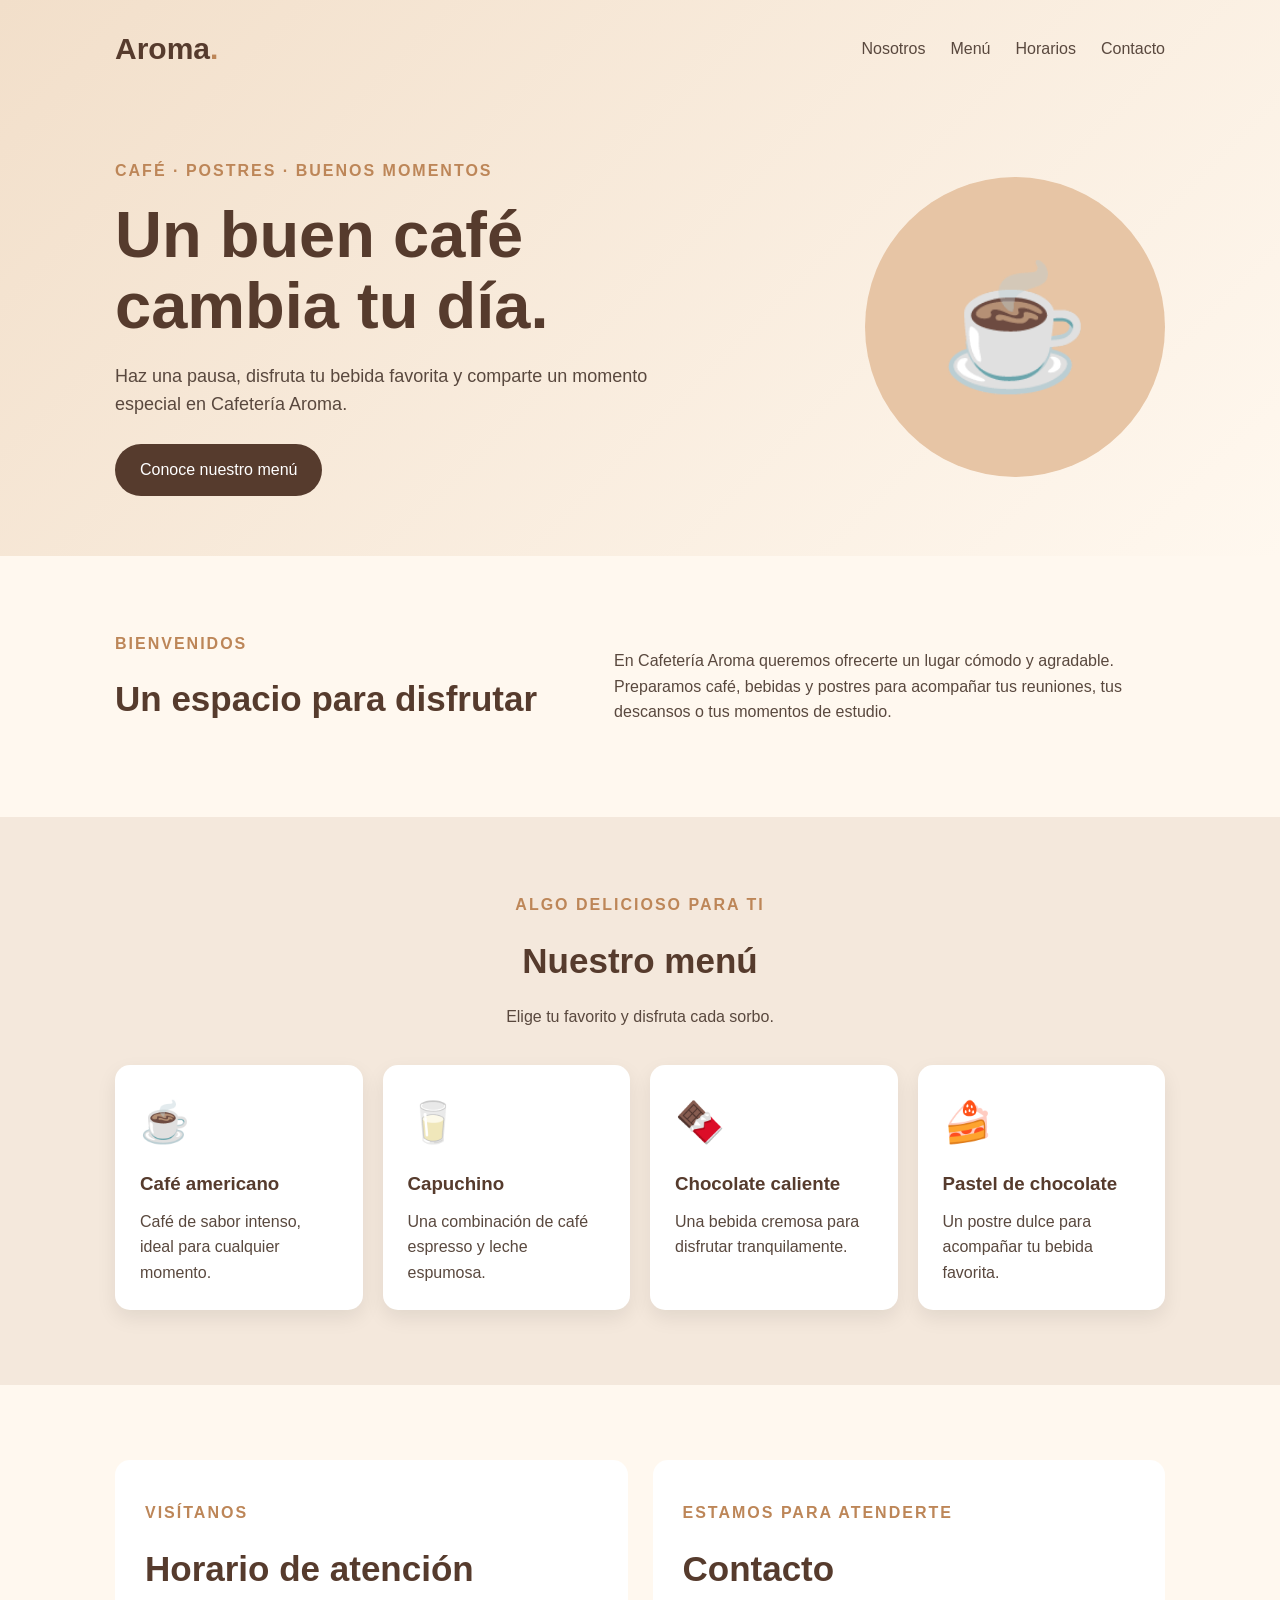
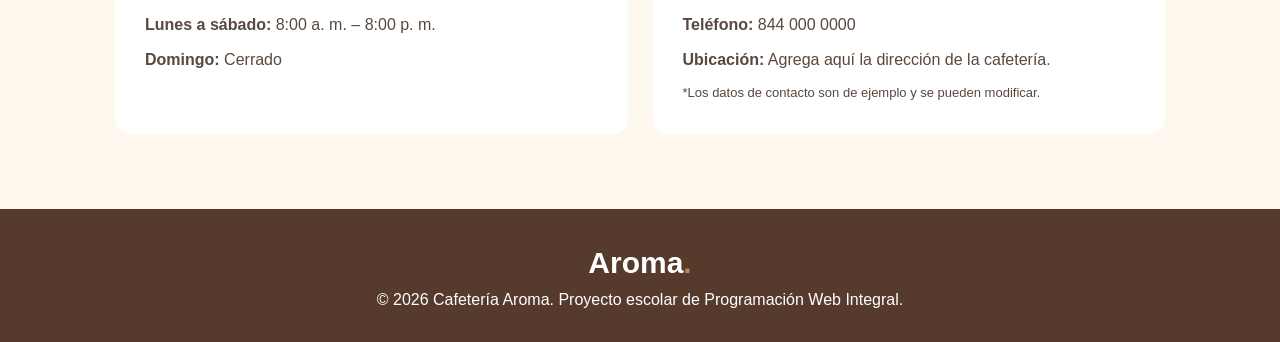
<file: index.html>
<!DOCTYPE html>
<html lang="es">
<head>
    <meta charset="UTF-8">
    <meta name="viewport" content="width=device-width, initial-scale=1.0">
    <meta name="description" content="Cafetería Aroma: café, bebidas y postres para disfrutar cada momento.">
    <title>Cafetería Aroma | Café y buenos momentos</title>
    <link rel="stylesheet" href="css/estilos.css">
</head>
<body>
    <header class="encabezado">
        <nav class="navegacion" aria-label="Navegación principal">
            <a class="logo" href="#inicio">Aroma<span>.</span></a>
            <div class="enlaces">
                <a href="#nosotros">Nosotros</a>
                <a href="#menu">Menú</a>
                <a href="#horarios">Horarios</a>
                <a href="#contacto">Contacto</a>
            </div>
        </nav>

        <section class="portada" id="inicio">
            <div class="portada-contenido">
                <p class="etiqueta">CAFÉ · POSTRES · BUENOS MOMENTOS</p>
                <h1>Un buen café<br>cambia tu día.</h1>
                <p class="introduccion">Haz una pausa, disfruta tu bebida favorita y comparte un momento especial en Cafetería Aroma.</p>
                <a class="boton" href="#menu">Conoce nuestro menú</a>
            </div>
            <div class="portada-decoracion" aria-hidden="true">
                <div class="taza">☕</div>
                <span class="circulo circulo-uno"></span>
                <span class="circulo circulo-dos"></span>
            </div>
        </section>
    </header>

    <main>
        <section class="seccion nosotros" id="nosotros">
            <div>
                <p class="etiqueta">BIENVENIDOS</p>
                <h2>Un espacio para disfrutar</h2>
            </div>
            <p>En Cafetería Aroma queremos ofrecerte un lugar cómodo y agradable. Preparamos café, bebidas y postres para acompañar tus reuniones, tus descansos o tus momentos de estudio.</p>
        </section>

        <section class="seccion menu" id="menu">
            <div class="titulo-seccion">
                <p class="etiqueta">ALGO DELICIOSO PARA TI</p>
                <h2>Nuestro menú</h2>
                <p>Elige tu favorito y disfruta cada sorbo.</p>
            </div>
            <div class="tarjetas-menu">
                <article class="tarjeta">
                    <div class="icono-menu" aria-hidden="true">☕</div>
                    <h3>Café americano</h3>
                    <p>Café de sabor intenso, ideal para cualquier momento.</p>
                </article>
                <article class="tarjeta">
                    <div class="icono-menu" aria-hidden="true">🥛</div>
                    <h3>Capuchino</h3>
                    <p>Una combinación de café espresso y leche espumosa.</p>
                </article>
                <article class="tarjeta">
                    <div class="icono-menu" aria-hidden="true">🍫</div>
                    <h3>Chocolate caliente</h3>
                    <p>Una bebida cremosa para disfrutar tranquilamente.</p>
                </article>
                <article class="tarjeta">
                    <div class="icono-menu" aria-hidden="true">🍰</div>
                    <h3>Pastel de chocolate</h3>
                    <p>Un postre dulce para acompañar tu bebida favorita.</p>
                </article>
            </div>
        </section>

        <section class="seccion informacion" id="horarios">
            <article class="bloque-info">
                <p class="etiqueta">VISÍTANOS</p>
                <h2>Horario de atención</h2>
                <p><strong>Lunes a sábado:</strong> 8:00 a. m. – 8:00 p. m.</p>
                <p><strong>Domingo:</strong> Cerrado</p>
            </article>
            <article class="bloque-info" id="contacto">
                <p class="etiqueta">ESTAMOS PARA ATENDERTE</p>
                <h2>Contacto</h2>
                <p><strong>Teléfono:</strong> 844 000 0000</p>
                <p><strong>Ubicación:</strong> Agrega aquí la dirección de la cafetería.</p>
                <p class="nota">*Los datos de contacto son de ejemplo y se pueden modificar.</p>
            </article>
        </section>
    </main>

    <footer class="pie">
        <a class="logo logo-pie" href="#inicio">Aroma<span>.</span></a>
        <p>© 2026 Cafetería Aroma. Proyecto escolar de Programación Web Integral.</p>
    </footer>
</body>
</html>
</file>
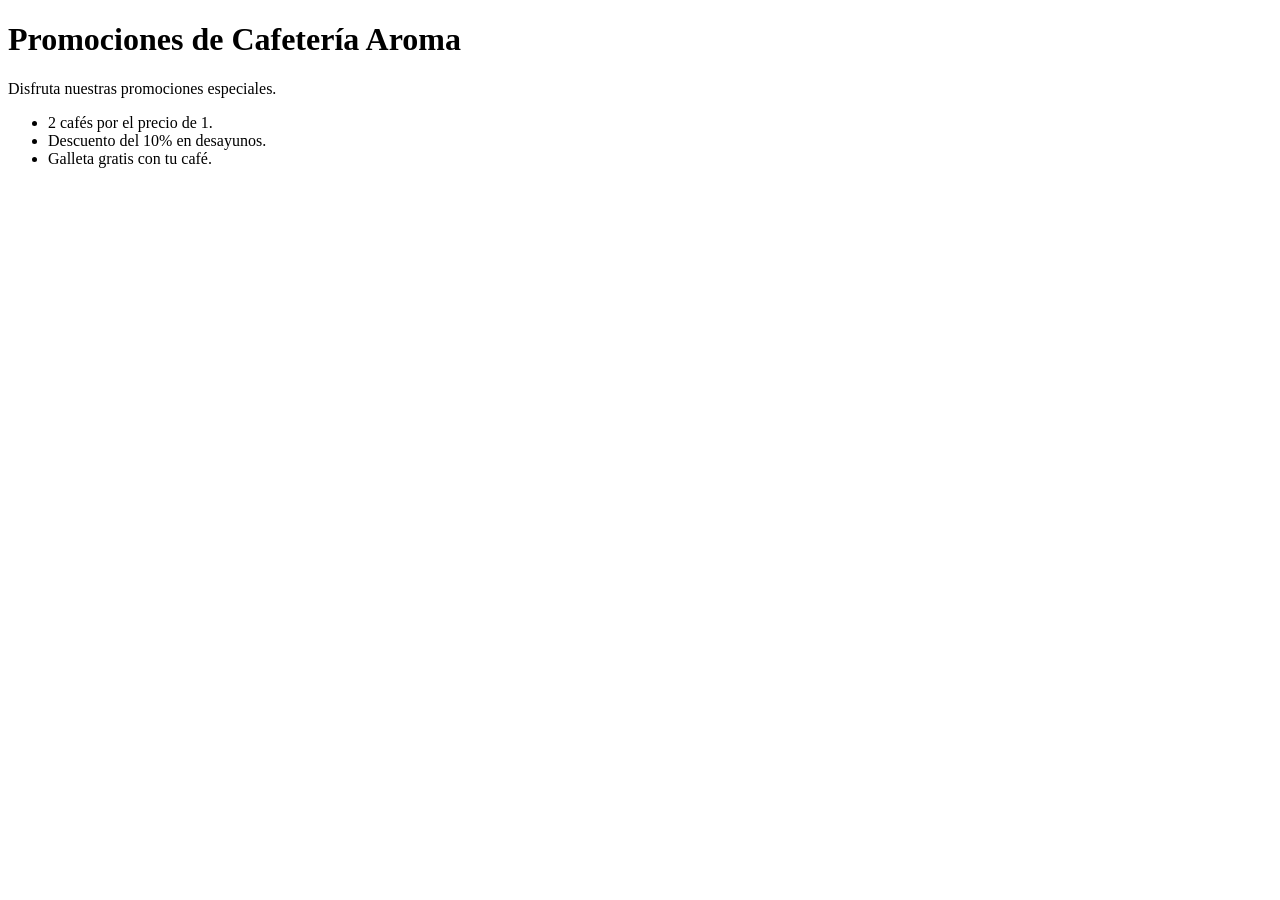
<file: Promociones.html>
<!DOCTYPE html>
<html lang="es">
<head>
    <meta charset="UTF-8">
    <title>Promociones - Cafetería Aroma</title>
</head>
<body>
    <h1>Promociones de Cafetería Aroma</h1>
    <p>Disfruta nuestras promociones especiales.</p>
    <ul>
        <li>2 cafés por el precio de 1.</li>
        <li>Descuento del 10% en desayunos.</li>
        <li>Galleta gratis con tu café.</li>
    </ul>
</body>
</html>
</file>
<file: css/estilos.css>
:root {
    --cafe: #563b2d;
    --crema: #fff8ef;
    --caramelo: #bd8658;
    --blanco: #ffffff;
    --texto: #59483e;
}

* {
    margin: 0;
    padding: 0;
    box-sizing: border-box;
}

html {
    scroll-behavior: smooth;
}

body {
    font-family: Arial, sans-serif;
    background-color: var(--crema);
    color: var(--texto);
    line-height: 1.6;
}

a {
    text-decoration: none;
    color: inherit;
}

.encabezado {
    background: linear-gradient(135deg, #f2dfca, #fff8ef);
}

.navegacion {
    max-width: 1100px;
    margin: auto;
    padding: 25px;
    display: flex;
    justify-content: space-between;
    align-items: center;
}

.logo {
    font-size: 30px;
    font-weight: bold;
    color: var(--cafe);
}

.logo span {
    color: var(--caramelo);
}

.enlaces {
    display: flex;
    gap: 25px;
}

.enlaces a:hover {
    color: var(--caramelo);
}

.portada {
    max-width: 1100px;
    min-height: 450px;
    margin: auto;
    padding: 60px 25px;
    display: flex;
    justify-content: space-between;
    align-items: center;
    gap: 30px;
}

.portada-contenido {
    max-width: 550px;
}

.etiqueta {
    color: var(--caramelo);
    font-weight: bold;
    letter-spacing: 2px;
    margin-bottom: 15px;
}

h1 {
    color: var(--cafe);
    font-size: 65px;
    line-height: 1.1;
    margin-bottom: 20px;
}

.introduccion {
    font-size: 18px;
    margin-bottom: 25px;
}

.boton {
    display: inline-block;
    background-color: var(--cafe);
    color: white;
    padding: 13px 25px;
    border-radius: 30px;
}

.boton:hover {
    background-color: var(--caramelo);
}

.portada-decoracion {
    width: 300px;
    height: 300px;
    background-color: #e7c5a5;
    border-radius: 50%;
    display: flex;
    justify-content: center;
    align-items: center;
}

.taza {
    font-size: 120px;
}

.seccion {
    max-width: 1100px;
    margin: auto;
    padding: 75px 25px;
}

h2 {
    color: var(--cafe);
    font-size: 35px;
    margin-bottom: 15px;
}

.nosotros {
    display: grid;
    grid-template-columns: 1fr 1.2fr;
    gap: 40px;
    align-items: center;
}

.menu {
    max-width: none;
    background-color: #f4e8dc;
    padding-left: max(25px, calc((100% - 1050px) / 2));
    padding-right: max(25px, calc((100% - 1050px) / 2));
}

.titulo-seccion {
    text-align: center;
    margin-bottom: 35px;
}

.tarjetas-menu {
    display: grid;
    grid-template-columns: repeat(4, 1fr);
    gap: 20px;
}

.tarjeta {
    background-color: var(--blanco);
    padding: 25px;
    border-radius: 15px;
    box-shadow: 0 8px 20px rgba(0,0,0,0.08);
}

.tarjeta:hover {
    transform: translateY(-5px);
}

.icono-menu {
    font-size: 40px;
    margin-bottom: 15px;
}

.tarjeta h3 {
    color: var(--cafe);
    margin-bottom: 10px;
}

.informacion {
    display: grid;
    grid-template-columns: 1fr 1fr;
    gap: 25px;
}

.bloque-info {
    background-color: white;
    padding: 30px;
    border-radius: 15px;
}

.bloque-info p {
    margin-top: 10px;
}

.nota {
    font-size: 13px;
}

.pie {
    background-color: var(--cafe);
    color: white;
    text-align: center;
    padding: 30px;
}

.logo-pie {
    color: white;
}

@media (max-width: 750px) {
    .navegacion {
        flex-direction: column;
        gap: 15px;
    }

    .enlaces {
        flex-wrap: wrap;
        justify-content: center;
    }

    .portada {
        flex-direction: column;
        text-align: center;
    }

    h1 {
        font-size: 45px;
    }

    .nosotros,
    .informacion {
        grid-template-columns: 1fr;
    }

    .tarjetas-menu {
        grid-template-columns: repeat(2, 1fr);
    }
}

@media (max-width: 450px) {
    .tarjetas-menu {
        grid-template-columns: 1fr;
    }
}D
</file>
